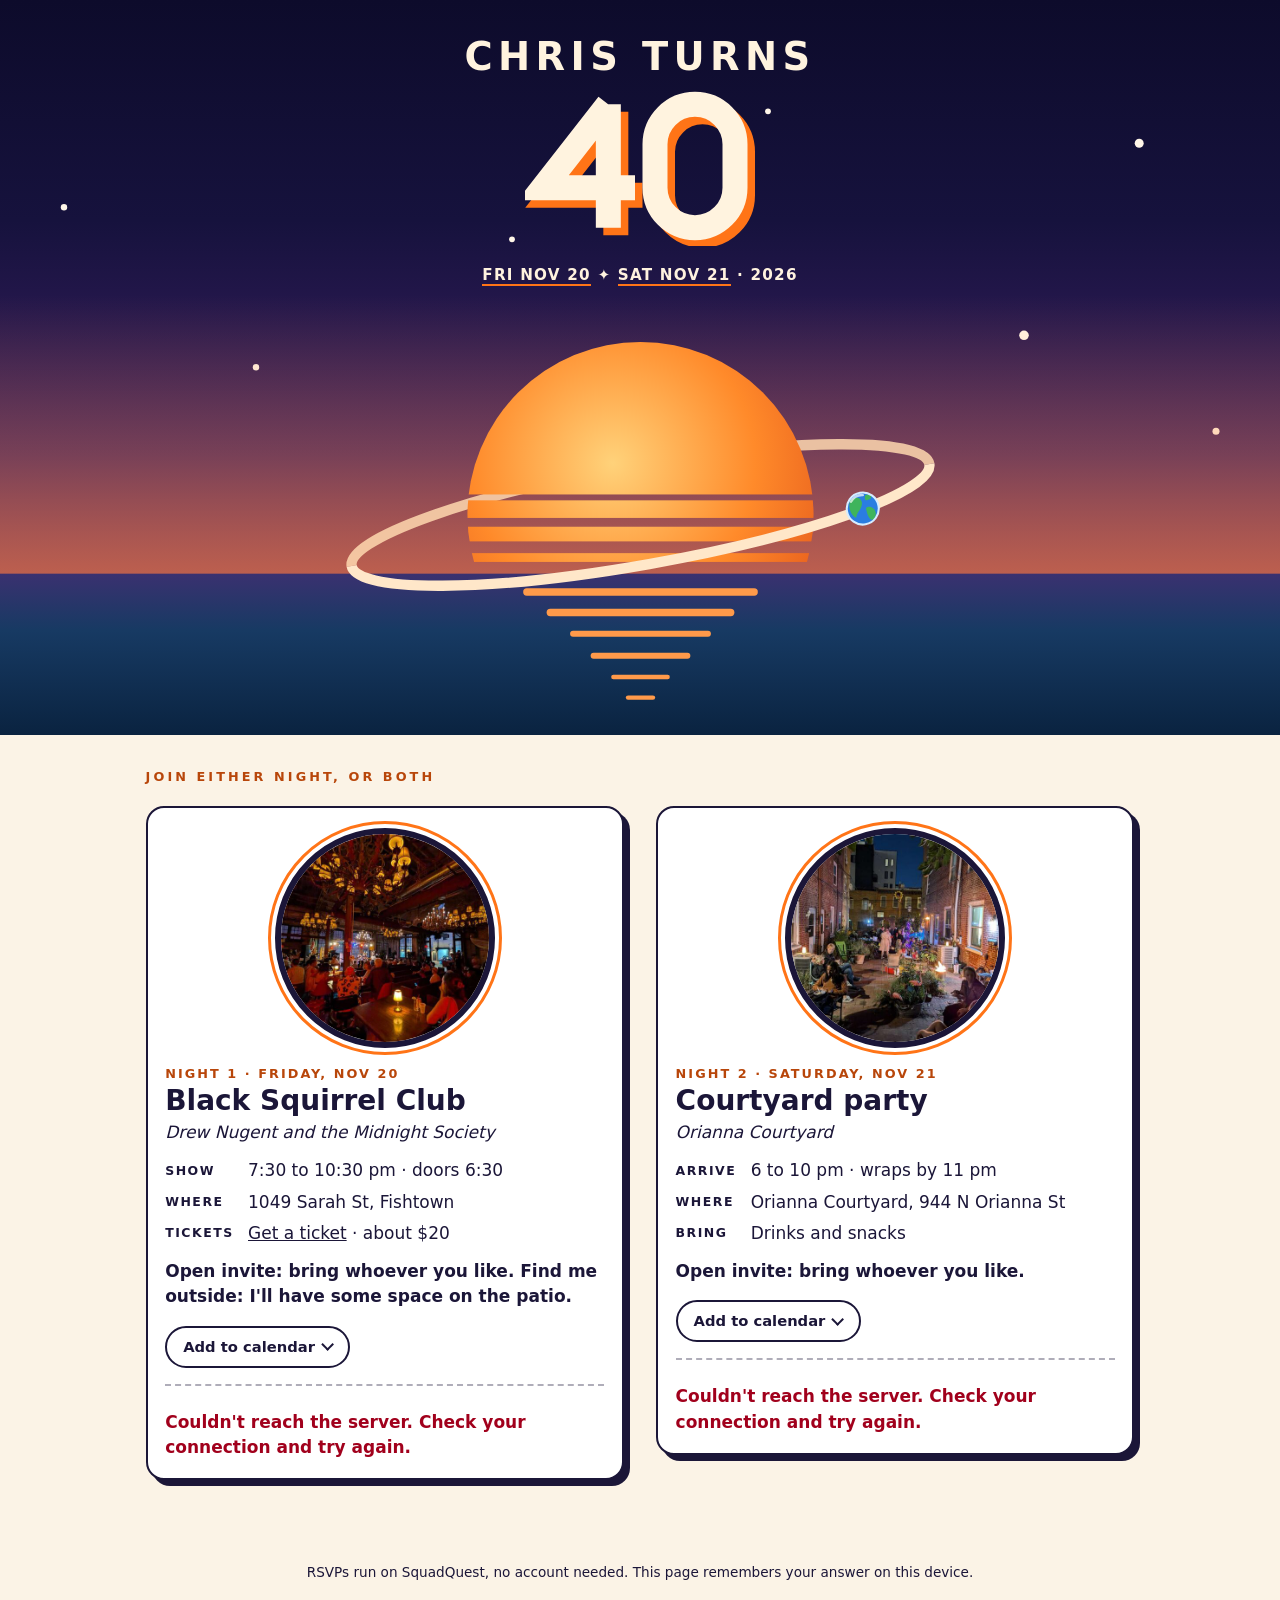
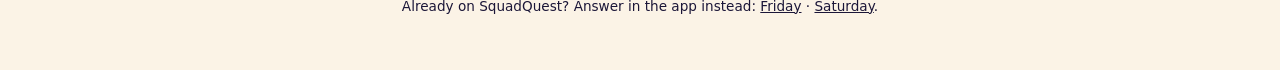
<file: index.html>
<!DOCTYPE html>
<html lang="en">
<head>
  <meta charset="utf-8">
  <meta name="viewport" content="width=device-width, initial-scale=1">
  <!-- ═══════════ CONFIG: the only values to fill in ═══════════ -->
  <script>
    window.FLYER_CONFIG = {
      API_BASE: "https://supabase.squadquest.app/functions/v1/guest-rsvp",                     // the guest-rsvp endpoint
      ANON_KEY: "",               // only if the server checks a JWT on every call
      FRIDAY_OPEN_LINK: "0ff192476e044a4cbb5e98d1a9a1658c29aacbb538ed4dd5aad0199eae500aaa",   // squadquest-axi guests open-link, Friday
      SATURDAY_OPEN_LINK: "676eb0d1b1284877bab4087da3ee7c08705075e2765c480db5ca184b356a101e",
      FRIDAY_EVENT_ID: "3ab2dd92-ab77-43c5-8bf6-d5faf8b7d4be",                              // optional: lets a guest answer even if the open link closes
      SATURDAY_EVENT_ID: "febd0d6b-f80e-4bd2-8451-0bedd6d7bbd4",
      PAGE_URL: "https://40.chrisrules.com",                         // also write it into the og: tags just below
      TIMEZONE: "America/New_York",
      EMBED_SRC: "squadquest-rsvp.js?v=f88ab939"
    };
  </script>
  <!-- /config -->
  <!-- guest links carry a token in the address: never send it to other sites -->
  <meta name="referrer" content="no-referrer">
  <meta name="robots" content="noindex">
  <meta name="theme-color" content="#16123d">
  <title>Chris turns 40</title>
  <meta name="description" content="Two nights for Chris's 40th: Friday November 20 at Black Squirrel Club, Saturday November 21 in the courtyard.">
  <meta property="og:type" content="website">
  <meta property="og:title" content="Chris turns 40">
  <meta property="og:description" content="Friday Nov 20 at Black Squirrel Club. Saturday Nov 21 in the courtyard. RSVP inside.">
  <meta property="og:url" content="https://40.chrisrules.com">
  <meta property="og:image" content="https://40.chrisrules.com/og.png">
  <meta property="og:image:width" content="1200">
  <meta property="og:image:height" content="630">
  <meta property="og:image:alt" content="Chris turns 40: a ringed orange sun setting over water. Fri Nov 20 and Sat Nov 21, 2026.">
  <meta name="twitter:card" content="summary_large_image">
  <meta name="twitter:title" content="Chris turns 40">
  <meta name="twitter:description" content="Friday Nov 20 at Black Squirrel Club. Saturday Nov 21 in the courtyard. RSVP inside.">
  <meta name="twitter:image" content="https://40.chrisrules.com/og.png">
  <link rel="icon" href="favicon.svg" type="image/svg+xml">
  <link rel="apple-touch-icon" href="apple-touch-icon.png">
  <link rel="stylesheet" href="style.css?v=457e07f4">
</head>
<body>
  <header class="hero">
    <svg class="stars" viewBox="0 0 400 600" preserveAspectRatio="xMidYMid slice" aria-hidden="true">
      <g fill="#fff6e8">
        <circle cx="30" cy="40" r="1.4"/><circle cx="88" cy="22" r="1"/><circle class="tw" cx="140" cy="70" r="1.8"/>
        <circle cx="210" cy="30" r="1.1"/><circle cx="262" cy="84" r="1.3"/><circle class="tw d2" cx="330" cy="36" r="1.9"/>
        <circle cx="372" cy="110" r="1"/><circle cx="52" cy="128" r="1.2"/><circle class="tw d3" cx="118" cy="180" r="1.5"/>
        <circle cx="300" cy="170" r="1"/><circle cx="356" cy="230" r="1.4"/><circle cx="20" cy="250" r="1"/>
        <circle class="tw d2" cx="190" cy="140" r="1.2"/><circle cx="240" cy="220" r="0.9"/><circle cx="80" cy="300" r="1"/>
        <circle cx="380" cy="320" r="1.1"/><circle class="tw" cx="320" cy="290" r="1.5"/><circle cx="160" cy="260" r="0.9"/>
      </g>
    </svg>
    <div class="hero-text">
      <h1>
        <span class="pre">Chris turns</span>
        <svg class="forty" viewBox="-4 -4 276 186" role="img" aria-label="40">
          <g fill="none" stroke-width="30" stroke-linejoin="miter">
            <g stroke="#ff7417" transform="translate(9 9)">
              <path d="M96 12 L18 112 H128 M96 12 V160"/><rect x="152" y="12" width="96" height="148" rx="48"/>
            </g>
            <g stroke="#fff3df">
              <path d="M96 12 L18 112 H128 M96 12 V160"/><rect x="152" y="12" width="96" height="148" rx="48"/>
            </g>
          </g>
        </svg>
      </h1>
      <p class="dates"><a href="#friday">Fri Nov 20</a> <span aria-hidden="true">✦</span> <a href="#saturday">Sat Nov 21</a> · 2026</p>
      <p class="hello" data-hello hidden></p>
    </div>
    <svg class="scene" viewBox="0 0 800 300" preserveAspectRatio="xMidYMin slice" aria-hidden="true">
      <defs>
        <linearGradient id="glow" x1="0" y1="0" x2="0" y2="1">
          <stop offset="0" stop-color="#ff8a3d" stop-opacity="0"/><stop offset="1" stop-color="#ff8a3d" stop-opacity=".55"/>
        </linearGradient>
        <radialGradient id="sun" cx=".42" cy=".35" r=".75">
          <stop offset="0" stop-color="#ffd27a"/><stop offset=".55" stop-color="#ff8a2a"/><stop offset="1" stop-color="#e2541a"/>
        </radialGradient>
        <linearGradient id="sea" x1="0" y1="0" x2="0" y2="1">
          <stop offset="0" stop-color="#3a3170"/><stop offset=".35" stop-color="#173a63"/><stop offset="1" stop-color="#0a2340"/>
        </linearGradient>
        <mask id="bands">
          <rect width="800" height="300" fill="#fff"/>
          <g fill="#000"><rect y="136" width="800" height="4"/><rect y="152" width="800" height="6"/><rect y="168" width="800" height="8"/><rect y="182" width="800" height="9"/></g>
        </mask>
        <clipPath id="back"><rect x="0" y="0" width="800" height="150"/></clipPath>
        <clipPath id="front"><rect x="0" y="150" width="800" height="150"/></clipPath>
        <clipPath id="earth-clip"><circle r="10"/></clipPath>
        <symbol id="earth" viewBox="-11 -11 22 22" overflow="visible">
          <circle r="10" fill="#2a7de1"/>
          <g clip-path="url(#earth-clip)" fill="#3fb45c">
            <path d="M-7-6C-4-9 1-7 0-3S-4 1-5 5C-8 3-9-2-7-6Z"/><path d="M2 0C5-2 9 2 7 6S2 8 2 0Z"/><path d="M3-8C6-9 8-6 5-5S2-6 3-8Z"/>
          </g>
          <circle r="10" fill="none" stroke="#d6ecff" stroke-width="1.3"/>
          <path d="M-6.5-5.5A8 8 0 0 1 1.5-8.3" stroke="#fff" stroke-width="1.5" fill="none" stroke-linecap="round" opacity=".7"/>
        </symbol>
      </defs>
      <rect x="-2000" width="4800" height="192" fill="url(#glow)"/>
      <g transform="rotate(-10 400 150)"><ellipse clip-path="url(#back)" cx="400" cy="150" rx="200" ry="34" fill="none" stroke="#ffd9b0" stroke-width="7" opacity=".85"/></g>
            <g transform="rotate(-10 400 150)"><g clip-path="url(#back)"><g class="ex"><g class="ey"><use class="earth" href="#earth" x="388" y="138" width="24" height="24"/></g></g></g></g>
      <circle cx="400" cy="150" r="118" fill="url(#sun)" mask="url(#bands)"/>
      <rect x="-2000" y="190" width="4800" height="110" fill="url(#sea)"/>
      <g class="reflect" fill="#ff9a4a">
        <rect x="320" y="200" width="160" height="5" rx="2.5"/><rect class="w2" x="336" y="214" width="128" height="5" rx="2.5"/>
        <rect x="352" y="229" width="96" height="4" rx="2"/><rect class="w2" x="366" y="244" width="68" height="4" rx="2"/>
        <rect x="380" y="259" width="40" height="3" rx="1.5"/><rect class="w2" x="390" y="273" width="20" height="3" rx="1.5"/>
      </g>
      <g transform="rotate(-10 400 150)"><ellipse clip-path="url(#front)" cx="400" cy="150" rx="200" ry="34" fill="none" stroke="#ffe7c9" stroke-width="7"/></g>
      <g transform="rotate(-10 400 150)"><g clip-path="url(#front)"><g class="ex"><g class="ey"><use class="earth" href="#earth" x="388" y="138" width="24" height="24"/></g></g></g></g>
    </svg>
  </header>

  <main>
    <h2 class="section-title">Join either night, or both</h2>
    <ol class="itinerary">
      <li>
        <section class="night" data-night="friday" id="friday" aria-labelledby="fri-h">
          <figure class="porthole"><img src="photos/friday.jpg" width="480" height="480" alt="Inside Black Squirrel Club at night: a full room under big amber chandeliers, with a band on the far stage."></figure>
          <p class="stop">Night 1 · Friday, Nov 20</p>
          <h3 id="fri-h">Black Squirrel Club</h3>
          <p class="sub">Drew Nugent and the Midnight Society</p>
          <dl class="facts">
            <dt>Show</dt><dd>7:30 to 10:30 pm · doors 6:30</dd>
            <dt>Where</dt><dd>1049 Sarah St, Fishtown</dd>
            <dt>Tickets</dt><dd><a href="https://events.ticketleap.com/tickets/blacksquirrelclub/drew-nugent-the-midnight-society-1695115027" rel="noopener">Get a ticket</a> · about $20</dd>
          </dl>
          <p class="note">Open invite: bring whoever you like. Find me outside: I'll have some space on the patio.</p>
          <details class="cal"><summary class="cal-toggle">Add to calendar</summary><div class="cal-menu"><a class="cal-opt" href="friday.ics">Apple Calendar</a><a class="cal-opt" href="https://calendar.google.com/calendar/render?action=TEMPLATE&amp;text=Chris%20turns%2040%3A%20Drew%20Nugent%20and%20the%20Midnight%20Society&amp;dates=20261121T003000Z/20261121T033000Z&amp;location=Black%20Squirrel%20Club%2C%201049%20Sarah%20St%2C%20Philadelphia%2C%20PA&amp;details=Doors%206%3A30%20pm%2C%20music%207%3A30%20to%2010%3A30%20pm.%20Tickets%20about%20%2420.%20Details%20and%20RSVP%3A%20https%3A//40.chrisrules.com" target="_blank" rel="noopener">Google Calendar</a><a class="cal-opt" href="friday.ics">Outlook or other</a></div></details>
          <div class="rsvp" data-rsvp><p>RSVP opens here soon. Until then, text Chris.</p></div>
        </section>
      </li>
      <li>
        <section class="night" data-night="saturday" id="saturday" aria-labelledby="sat-h">
          <figure class="porthole"><img src="photos/saturday.jpg" width="480" height="480" alt="A brick courtyard after dark: friends in lawn chairs around a small fire, with plants and colored lights."></figure>
          <p class="stop">Night 2 · Saturday, Nov 21</p>
          <h3 id="sat-h">Courtyard party</h3>
          <p class="sub">Orianna Courtyard</p>
          <dl class="facts">
            <dt>Arrive</dt><dd>6 to 10 pm · wraps by 11 pm</dd>
            <dt>Where</dt><dd>Orianna Courtyard, 944 N Orianna St</dd>
            <dt>Bring</dt><dd>Drinks and snacks</dd>
          </dl>
          <p class="note">Open invite: bring whoever you like.</p>
          <details class="cal"><summary class="cal-toggle">Add to calendar</summary><div class="cal-menu"><a class="cal-opt" href="saturday.ics">Apple Calendar</a><a class="cal-opt" href="https://calendar.google.com/calendar/render?action=TEMPLATE&amp;text=Chris%20turns%2040%3A%20courtyard%20party&amp;dates=20261121T230000Z/20261122T040000Z&amp;location=Orianna%20Courtyard%2C%20944%20N%20Orianna%20St%2C%20Philadelphia%2C%20PA&amp;details=Arrive%20any%20time%20from%206%20to%2010%20pm.%20Wraps%20by%2011.%20Bring%20drinks%20and%20snacks.%20Details%20and%20RSVP%3A%20https%3A//40.chrisrules.com" target="_blank" rel="noopener">Google Calendar</a><a class="cal-opt" href="saturday.ics">Outlook or other</a></div></details>
          <div class="rsvp" data-rsvp><p>RSVP opens here soon. Until then, text Chris.</p></div>
        </section>
      </li>
    </ol>
  </main>

  <footer>
    <p>RSVPs run on SquadQuest, no account needed. This page remembers your answer on this device.</p>
    <p>Already on SquadQuest? Answer in the app instead: <a href="https://squadquest.app/events/3ab2dd92-ab77-43c5-8bf6-d5faf8b7d4be">Friday</a> · <a href="https://squadquest.app/events/febd0d6b-f80e-4bd2-8451-0bedd6d7bbd4">Saturday</a>.</p>
  </footer>
  <script src="shared/flyer-core.js?v=a40c8433" defer></script>
</body>
</html>
</file>
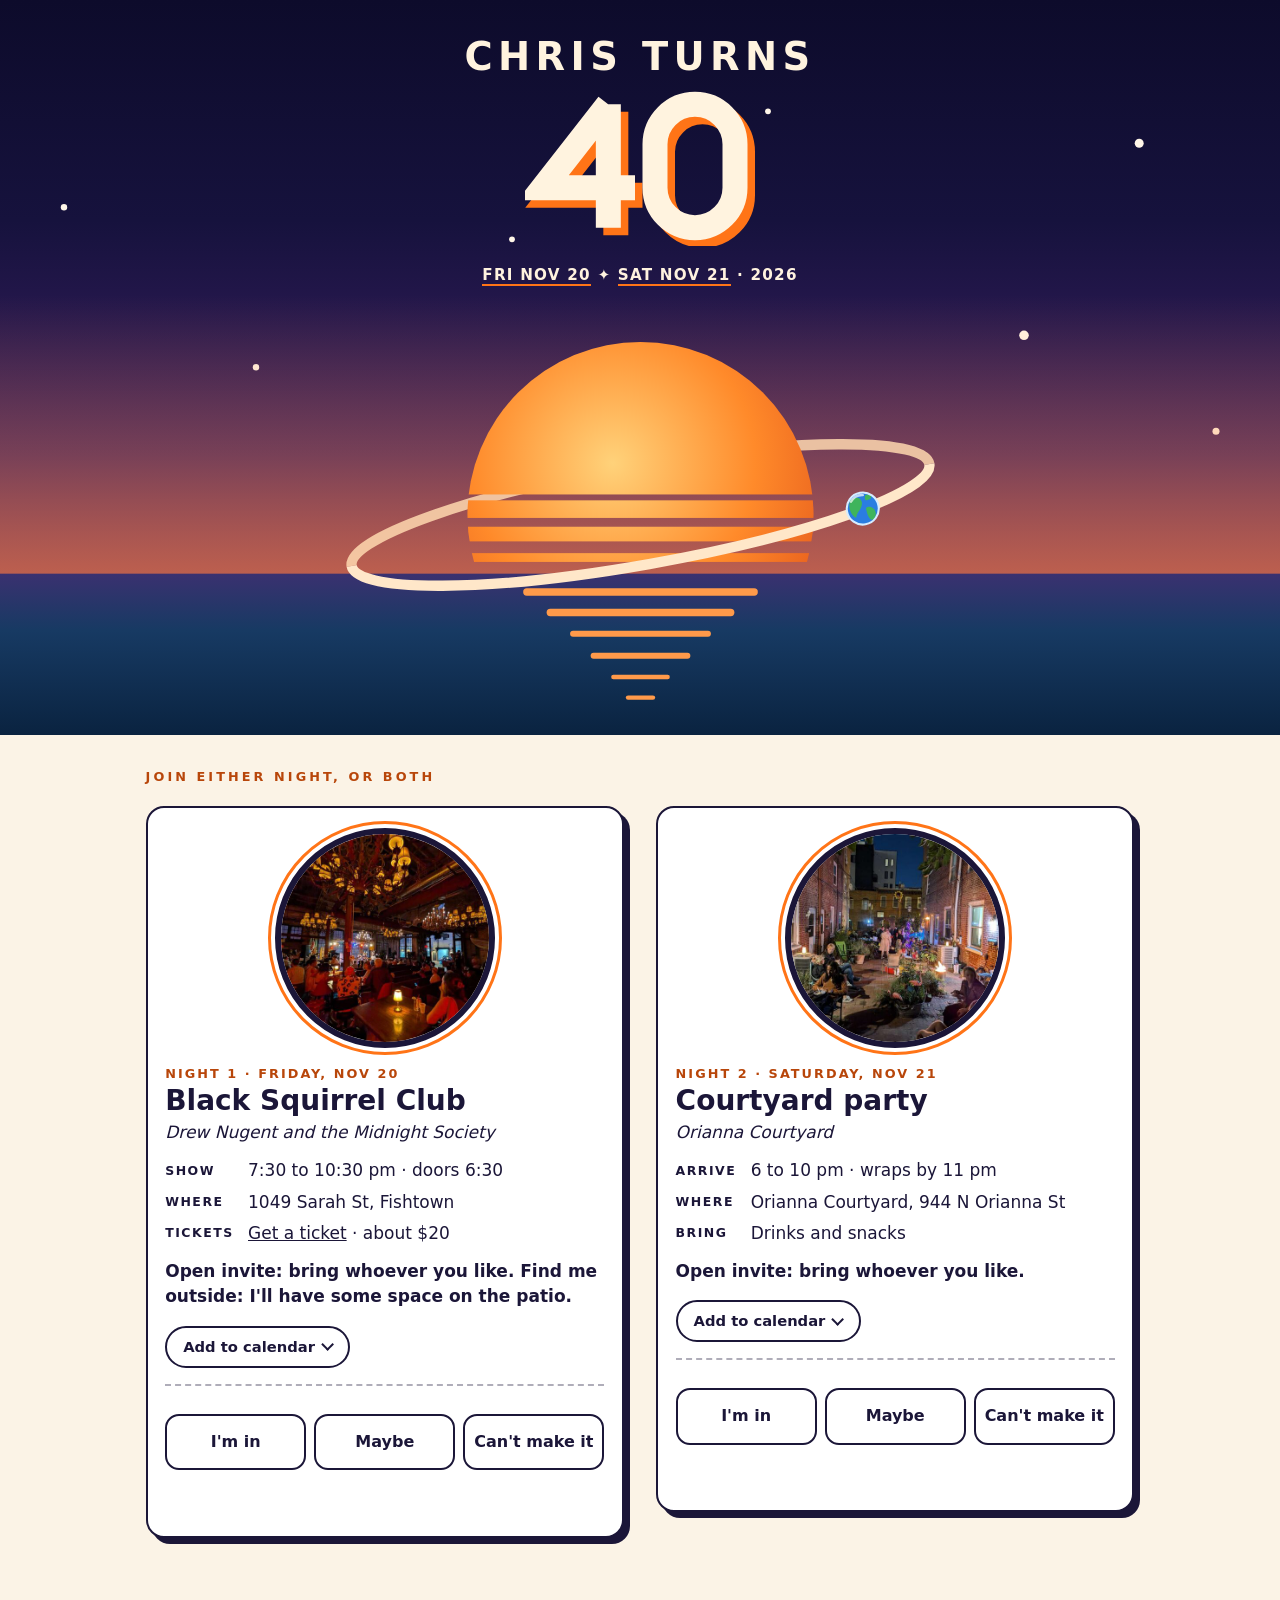
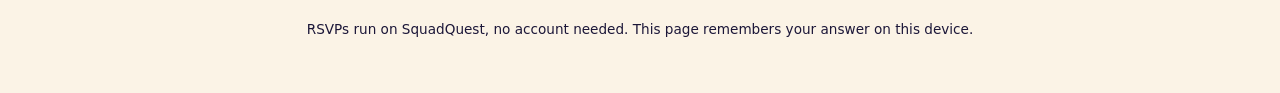
<file: preview.html>
<!DOCTYPE html>
<html lang="en">
<head>
  <meta charset="utf-8">
  <meta name="viewport" content="width=device-width, initial-scale=1">
  <!-- ═══════════ CONFIG: the only values to fill in ═══════════ -->
  <script>
    window.FLYER_CONFIG = {
      API_BASE: "__API_BASE_URL__",                     // the guest-rsvp endpoint
      ANON_KEY: "__ANON_KEY_IF_NEEDED__",               // only if the server checks a JWT on every call
      FRIDAY_OPEN_LINK: "__FRIDAY_OPEN_LINK_TOKEN__",   // squadquest-axi guests open-link, Friday
      SATURDAY_OPEN_LINK: "__SATURDAY_OPEN_LINK_TOKEN__",
      FRIDAY_EVENT_ID: "",                              // optional: lets a guest answer even if the open link closes
      SATURDAY_EVENT_ID: "",
      PAGE_URL: "https://40.chrisrules.com",                         // also write it into the og: tags just below
      TIMEZONE: "America/New_York",
      EMBED_SRC: "squadquest-rsvp.js?v=f88ab939"
    };
  </script>
  <!-- /config -->
  <script src="shared/preview-stub.js?v=73ae4f95"></script>
  <!-- guest links carry a token in the address: never send it to other sites -->
  <meta name="referrer" content="no-referrer">
  <meta name="robots" content="noindex">
  <meta name="theme-color" content="#16123d">
  <title>Chris turns 40</title>
  <meta name="description" content="Two nights for Chris's 40th: Friday November 20 at Black Squirrel Club, Saturday November 21 in the courtyard.">
  <meta property="og:type" content="website">
  <meta property="og:title" content="Chris turns 40">
  <meta property="og:description" content="Friday Nov 20 at Black Squirrel Club. Saturday Nov 21 in the courtyard. RSVP inside.">
  <meta property="og:url" content="https://40.chrisrules.com">
  <meta property="og:image" content="https://40.chrisrules.com/og.png">
  <meta property="og:image:width" content="1200">
  <meta property="og:image:height" content="630">
  <meta property="og:image:alt" content="Chris turns 40: a ringed orange sun setting over water. Fri Nov 20 and Sat Nov 21, 2026.">
  <meta name="twitter:card" content="summary_large_image">
  <meta name="twitter:title" content="Chris turns 40">
  <meta name="twitter:description" content="Friday Nov 20 at Black Squirrel Club. Saturday Nov 21 in the courtyard. RSVP inside.">
  <meta name="twitter:image" content="https://40.chrisrules.com/og.png">
  <link rel="icon" href="favicon.svg" type="image/svg+xml">
  <link rel="apple-touch-icon" href="apple-touch-icon.png">
  <link rel="stylesheet" href="style.css?v=457e07f4">
</head>
<body>
  <header class="hero">
    <svg class="stars" viewBox="0 0 400 600" preserveAspectRatio="xMidYMid slice" aria-hidden="true">
      <g fill="#fff6e8">
        <circle cx="30" cy="40" r="1.4"/><circle cx="88" cy="22" r="1"/><circle class="tw" cx="140" cy="70" r="1.8"/>
        <circle cx="210" cy="30" r="1.1"/><circle cx="262" cy="84" r="1.3"/><circle class="tw d2" cx="330" cy="36" r="1.9"/>
        <circle cx="372" cy="110" r="1"/><circle cx="52" cy="128" r="1.2"/><circle class="tw d3" cx="118" cy="180" r="1.5"/>
        <circle cx="300" cy="170" r="1"/><circle cx="356" cy="230" r="1.4"/><circle cx="20" cy="250" r="1"/>
        <circle class="tw d2" cx="190" cy="140" r="1.2"/><circle cx="240" cy="220" r="0.9"/><circle cx="80" cy="300" r="1"/>
        <circle cx="380" cy="320" r="1.1"/><circle class="tw" cx="320" cy="290" r="1.5"/><circle cx="160" cy="260" r="0.9"/>
      </g>
    </svg>
    <div class="hero-text">
      <h1>
        <span class="pre">Chris turns</span>
        <svg class="forty" viewBox="-4 -4 276 186" role="img" aria-label="40">
          <g fill="none" stroke-width="30" stroke-linejoin="miter">
            <g stroke="#ff7417" transform="translate(9 9)">
              <path d="M96 12 L18 112 H128 M96 12 V160"/><rect x="152" y="12" width="96" height="148" rx="48"/>
            </g>
            <g stroke="#fff3df">
              <path d="M96 12 L18 112 H128 M96 12 V160"/><rect x="152" y="12" width="96" height="148" rx="48"/>
            </g>
          </g>
        </svg>
      </h1>
      <p class="dates"><a href="#friday">Fri Nov 20</a> <span aria-hidden="true">✦</span> <a href="#saturday">Sat Nov 21</a> · 2026</p>
      <p class="hello" data-hello hidden></p>
    </div>
    <svg class="scene" viewBox="0 0 800 300" preserveAspectRatio="xMidYMin slice" aria-hidden="true">
      <defs>
        <linearGradient id="glow" x1="0" y1="0" x2="0" y2="1">
          <stop offset="0" stop-color="#ff8a3d" stop-opacity="0"/><stop offset="1" stop-color="#ff8a3d" stop-opacity=".55"/>
        </linearGradient>
        <radialGradient id="sun" cx=".42" cy=".35" r=".75">
          <stop offset="0" stop-color="#ffd27a"/><stop offset=".55" stop-color="#ff8a2a"/><stop offset="1" stop-color="#e2541a"/>
        </radialGradient>
        <linearGradient id="sea" x1="0" y1="0" x2="0" y2="1">
          <stop offset="0" stop-color="#3a3170"/><stop offset=".35" stop-color="#173a63"/><stop offset="1" stop-color="#0a2340"/>
        </linearGradient>
        <mask id="bands">
          <rect width="800" height="300" fill="#fff"/>
          <g fill="#000"><rect y="136" width="800" height="4"/><rect y="152" width="800" height="6"/><rect y="168" width="800" height="8"/><rect y="182" width="800" height="9"/></g>
        </mask>
        <clipPath id="back"><rect x="0" y="0" width="800" height="150"/></clipPath>
        <clipPath id="front"><rect x="0" y="150" width="800" height="150"/></clipPath>
        <clipPath id="earth-clip"><circle r="10"/></clipPath>
        <symbol id="earth" viewBox="-11 -11 22 22" overflow="visible">
          <circle r="10" fill="#2a7de1"/>
          <g clip-path="url(#earth-clip)" fill="#3fb45c">
            <path d="M-7-6C-4-9 1-7 0-3S-4 1-5 5C-8 3-9-2-7-6Z"/><path d="M2 0C5-2 9 2 7 6S2 8 2 0Z"/><path d="M3-8C6-9 8-6 5-5S2-6 3-8Z"/>
          </g>
          <circle r="10" fill="none" stroke="#d6ecff" stroke-width="1.3"/>
          <path d="M-6.5-5.5A8 8 0 0 1 1.5-8.3" stroke="#fff" stroke-width="1.5" fill="none" stroke-linecap="round" opacity=".7"/>
        </symbol>
      </defs>
      <rect x="-2000" width="4800" height="192" fill="url(#glow)"/>
      <g transform="rotate(-10 400 150)"><ellipse clip-path="url(#back)" cx="400" cy="150" rx="200" ry="34" fill="none" stroke="#ffd9b0" stroke-width="7" opacity=".85"/></g>
            <g transform="rotate(-10 400 150)"><g clip-path="url(#back)"><g class="ex"><g class="ey"><use class="earth" href="#earth" x="388" y="138" width="24" height="24"/></g></g></g></g>
      <circle cx="400" cy="150" r="118" fill="url(#sun)" mask="url(#bands)"/>
      <rect x="-2000" y="190" width="4800" height="110" fill="url(#sea)"/>
      <g class="reflect" fill="#ff9a4a">
        <rect x="320" y="200" width="160" height="5" rx="2.5"/><rect class="w2" x="336" y="214" width="128" height="5" rx="2.5"/>
        <rect x="352" y="229" width="96" height="4" rx="2"/><rect class="w2" x="366" y="244" width="68" height="4" rx="2"/>
        <rect x="380" y="259" width="40" height="3" rx="1.5"/><rect class="w2" x="390" y="273" width="20" height="3" rx="1.5"/>
      </g>
      <g transform="rotate(-10 400 150)"><ellipse clip-path="url(#front)" cx="400" cy="150" rx="200" ry="34" fill="none" stroke="#ffe7c9" stroke-width="7"/></g>
      <g transform="rotate(-10 400 150)"><g clip-path="url(#front)"><g class="ex"><g class="ey"><use class="earth" href="#earth" x="388" y="138" width="24" height="24"/></g></g></g></g>
    </svg>
  </header>

  <main>
    <h2 class="section-title">Join either night, or both</h2>
    <ol class="itinerary">
      <li>
        <section class="night" data-night="friday" id="friday" aria-labelledby="fri-h">
          <figure class="porthole"><img src="photos/friday.jpg" width="480" height="480" alt="Inside Black Squirrel Club at night: a full room under big amber chandeliers, with a band on the far stage."></figure>
          <p class="stop">Night 1 · Friday, Nov 20</p>
          <h3 id="fri-h">Black Squirrel Club</h3>
          <p class="sub">Drew Nugent and the Midnight Society</p>
          <dl class="facts">
            <dt>Show</dt><dd>7:30 to 10:30 pm · doors 6:30</dd>
            <dt>Where</dt><dd>1049 Sarah St, Fishtown</dd>
            <dt>Tickets</dt><dd><a href="https://events.ticketleap.com/tickets/blacksquirrelclub/drew-nugent-the-midnight-society-1695115027" rel="noopener">Get a ticket</a> · about $20</dd>
          </dl>
          <p class="note">Open invite: bring whoever you like. Find me outside: I'll have some space on the patio.</p>
          <details class="cal"><summary class="cal-toggle">Add to calendar</summary><div class="cal-menu"><a class="cal-opt" href="friday.ics">Apple Calendar</a><a class="cal-opt" href="https://calendar.google.com/calendar/render?action=TEMPLATE&amp;text=Chris%20turns%2040%3A%20Drew%20Nugent%20and%20the%20Midnight%20Society&amp;dates=20261121T003000Z/20261121T033000Z&amp;location=Black%20Squirrel%20Club%2C%201049%20Sarah%20St%2C%20Philadelphia%2C%20PA&amp;details=Doors%206%3A30%20pm%2C%20music%207%3A30%20to%2010%3A30%20pm.%20Tickets%20about%20%2420.%20Details%20and%20RSVP%3A%20https%3A//40.chrisrules.com" target="_blank" rel="noopener">Google Calendar</a><a class="cal-opt" href="friday.ics">Outlook or other</a></div></details>
          <div class="rsvp" data-rsvp><p>RSVP opens here soon. Until then, text Chris.</p></div>
        </section>
      </li>
      <li>
        <section class="night" data-night="saturday" id="saturday" aria-labelledby="sat-h">
          <figure class="porthole"><img src="photos/saturday.jpg" width="480" height="480" alt="A brick courtyard after dark: friends in lawn chairs around a small fire, with plants and colored lights."></figure>
          <p class="stop">Night 2 · Saturday, Nov 21</p>
          <h3 id="sat-h">Courtyard party</h3>
          <p class="sub">Orianna Courtyard</p>
          <dl class="facts">
            <dt>Arrive</dt><dd>6 to 10 pm · wraps by 11 pm</dd>
            <dt>Where</dt><dd>Orianna Courtyard, 944 N Orianna St</dd>
            <dt>Bring</dt><dd>Drinks and snacks</dd>
          </dl>
          <p class="note">Open invite: bring whoever you like.</p>
          <details class="cal"><summary class="cal-toggle">Add to calendar</summary><div class="cal-menu"><a class="cal-opt" href="saturday.ics">Apple Calendar</a><a class="cal-opt" href="https://calendar.google.com/calendar/render?action=TEMPLATE&amp;text=Chris%20turns%2040%3A%20courtyard%20party&amp;dates=20261121T230000Z/20261122T040000Z&amp;location=Orianna%20Courtyard%2C%20944%20N%20Orianna%20St%2C%20Philadelphia%2C%20PA&amp;details=Arrive%20any%20time%20from%206%20to%2010%20pm.%20Wraps%20by%2011.%20Bring%20drinks%20and%20snacks.%20Details%20and%20RSVP%3A%20https%3A//40.chrisrules.com" target="_blank" rel="noopener">Google Calendar</a><a class="cal-opt" href="saturday.ics">Outlook or other</a></div></details>
          <div class="rsvp" data-rsvp><p>RSVP opens here soon. Until then, text Chris.</p></div>
        </section>
      </li>
    </ol>
  </main>

  <footer>
    <p>RSVPs run on SquadQuest, no account needed. This page remembers your answer on this device.</p>
  </footer>
  <script src="shared/flyer-core.js?v=a40c8433" defer></script>
</body>
</html>
</file>
<file: style.css>
/* Concept A: Orbit 40, a retro space-travel poster at dusk */
:root {
  --night: #16123d;
  --dusk: #3b1f63;
  --cream: #fff3df;
  --paper: #fbf3e6;
  --ink: #1b1638;
  --orange: #ff7417;
  --orange-ink: #b8460a; /* orange dark enough for text on paper: AA */
  --sea: #173a63;
  color-scheme: light;
}
* { box-sizing: border-box; }
html { -webkit-text-size-adjust: 100%; }
body {
  margin: 0;
  font: 17px/1.5 "Avenir Next", Avenir, "Century Gothic", "Segoe UI", system-ui, sans-serif;
  color: var(--ink);
  background: var(--paper);
}
a { color: inherit; }
:focus-visible { outline: 3px solid var(--orange); outline-offset: 3px; }

/* hero */
.hero {
  position: relative;
  overflow: hidden;
  color: var(--cream);
  background: linear-gradient(180deg, #0d0b2b 0%, var(--night) 30%, var(--dusk) 62%, #8c3463 88%, #d8603f 100%);
  padding-top: 2.25rem;
}
.stars { position: absolute; inset: 0; width: 100%; height: 100%; }
.hero-text { position: relative; text-align: center; padding: 0 1.25rem; }
.eyebrow {
  margin: 0;
  font-size: .78rem;
  font-weight: 700;
  letter-spacing: .22em;
  text-transform: uppercase;
  opacity: .92;
}
h1 { margin: .9rem 0 0; line-height: 1; font-weight: 800; }
h1 .pre {
  display: block;
  font-size: clamp(1.5rem, 7vw, 2.4rem);
  letter-spacing: .14em;
  text-transform: uppercase;
}
.forty { display: block; width: min(68vw, 300px); height: auto; margin: .9rem auto 0; }
.dates {
  margin: 1.1rem 0 0;
  font-weight: 700;
  letter-spacing: .08em;
  text-transform: uppercase;
  font-size: .95rem;
}
.dates a { text-decoration: none; border-bottom: 2px solid var(--orange); }
.hello { margin: .9rem auto 0; max-width: 24rem; font-size: 1.05rem; font-weight: 600; }
.not-me { font: inherit; font-weight: 400; color: inherit; background: none; border: 0; padding: 0; text-decoration: underline; cursor: pointer; }
.scene { position: relative; display: block; width: 100%; height: clamp(230px, 34vw, 360px); margin-top: .5rem; }

/* itinerary */
main { max-width: 36rem; margin: 0 auto; padding: 2rem 1.1rem 1rem; }
.section-title {
  margin: 0 0 1.25rem;
  font-size: .8rem;
  letter-spacing: .24em;
  text-transform: uppercase;
  color: var(--orange-ink);
}
.itinerary { list-style: none; margin: 0; padding: 0 0 0 1.6rem; position: relative; }
.itinerary::before { /* the orbit line */
  content: "";
  position: absolute;
  left: .45rem;
  top: .6rem;
  bottom: 2rem;
  border-left: 3px dotted var(--orange);
}
.itinerary > li { position: relative; margin-bottom: 2.25rem; }
.itinerary > li::before { /* a small planet per stop */
  content: "";
  position: absolute;
  left: -1.6rem;
  top: .2rem;
  width: 1.2rem;
  height: 1.2rem;
  border-radius: 50%;
  background: radial-gradient(circle at 35% 35%, #ffd27a, var(--orange) 60%, #c94a12);
  box-shadow: 0 0 0 4px var(--paper);
}
.night {
  background: #fff;
  border: 2px solid var(--ink);
  border-radius: 18px;
  padding: 1.25rem 1.1rem 1.1rem;
  box-shadow: 6px 6px 0 var(--ink);
}
.night.is-target { box-shadow: 6px 6px 0 var(--orange); }
.porthole {
  margin: 0 auto 1rem;
  width: 62%;
  max-width: 220px;
  aspect-ratio: 1;
  border-radius: 50%;
  overflow: hidden;
  border: 6px solid var(--ink);
  outline: 3px solid var(--orange);
  outline-offset: 4px;
}
.porthole img { width: 100%; height: 100%; object-fit: cover; display: block; }
.stop {
  margin: 0;
  font-size: .8rem;
  font-weight: 800;
  letter-spacing: .16em;
  text-transform: uppercase;
  color: var(--orange-ink);
}
.night h3 { margin: .2rem 0 0; font-size: 1.75rem; line-height: 1.1; font-weight: 800; }
.sub { margin: .2rem 0 .8rem; font-style: italic; }
.facts { display: grid; grid-template-columns: auto 1fr; gap: .35rem .9rem; margin: 0 0 .8rem; }
.facts dt { font-weight: 800; font-size: .78rem; letter-spacing: .12em; text-transform: uppercase; padding-top: .2rem; }
.facts dd { margin: 0; }
.note { margin: 0 0 1rem; font-weight: 600; }
.rsvp { border-top: 2px dashed rgba(27, 22, 56, .35); padding-top: 1rem; }
.rsvp-loading { margin: 0; opacity: .8; }

/* the embed, restyled: the night above already says what and where */
.night .sqr-card { border: 0; padding: 0; background: none; }
.night .sqr-banner, .night .sqr-title, .night .sqr-when, .night .sqr-where, .night .sqr-notes { display: none; }
.sqr-answers { gap: .5rem; }
.sqr-answer {
  min-height: 3.4rem;
  border: 2px solid var(--ink) !important;
  border-radius: 14px !important;
  background: #fff !important;
  color: var(--ink) !important;
  font-weight: 800;
  font-size: 1rem !important;
}
.sqr-answer[aria-pressed="true"] { background: var(--orange) !important; color: var(--ink) !important; box-shadow: 0 0 0 3px var(--ink); }
.sqr-field label { font-weight: 700; font-size: .9rem; }
.sqr-field input { border: 2px solid var(--ink) !important; border-radius: 12px !important; background: #fffaf2; }
.sqr-greeting { font-size: 1rem !important; margin-bottom: .25rem !important; }
.sqr-status { color: var(--ink); }
.sqr-error { color: #a1001c !important; }
.sqr-join { opacity: 1 !important; font-size: .92rem !important; margin-top: .5rem !important; }

footer { text-align: center; padding: 1rem 1.25rem 2.5rem; font-size: .85rem; }

/* motion: a slow twinkle and a lazy wave, both off when asked */
@media (prefers-reduced-motion: no-preference) {
  .tw { animation: twinkle 3.6s ease-in-out infinite; }
  .tw.d2 { animation-delay: 1.2s; }
  .tw.d3 { animation-delay: 2.3s; }
  .reflect rect { animation: sway 6s ease-in-out infinite alternate; }
  .reflect .w2 { animation-delay: -3s; }
}
@keyframes twinkle { 50% { opacity: .2; } }
@keyframes sway { from { transform: translateX(-6px); } to { transform: translateX(6px); } }

@media (min-width: 900px) {
  main { max-width: 64rem; }
  .itinerary { display: grid; grid-template-columns: 1fr 1fr; gap: 2rem; padding: 0; }
  .itinerary::before, .itinerary > li::before { display: none; }
}

/* Earth on the ring: two synced copies, one clipped to the back half (behind
   the sun), one to the front. Resting spot, used under reduced motion: front right */
.ex { transform: translateX(150px); }
.ey { transform: translateY(22px); }
@media (prefers-reduced-motion: no-preference) {
  .ex { animation: a-ex 16s ease-in-out infinite alternate; }
  .ey { animation: a-ey 16s ease-in-out -8s infinite alternate; }
}
@keyframes a-ex { from { transform: translateX(-200px); } to { transform: translateX(200px); } }
@keyframes a-ey { from { transform: translateY(-34px); } to { transform: translateY(34px); } }

/* the one-time step */
.sqr-step { border: 2px solid var(--ink) !important; border-radius: 14px !important; background: #fffaf2; }
.sqr-submit { background: var(--ink) !important; color: var(--cream) !important; border-color: var(--ink) !important; border-radius: 14px !important; }
.sqr-answer[aria-pressed="true"]::before { content: "\2713\00a0"; } /* a cue that is not only colour */

/* notes */
.sqr-note { margin-top: .6rem; }
.sqr-note-add { font-weight: 700 !important; min-height: 44px; text-decoration-thickness: 2px !important; text-underline-offset: 4px; }
.sqr-note-text { background: #fff6ea; border-left: 4px solid var(--orange); border-radius: 6px; padding: .6rem .75rem; }
.sqr-note-text .sqr-link { font-weight: 700; margin-left: .25rem; min-height: 32px; }
.sqr-note-label { font-weight: 800 !important; font-size: .78rem; letter-spacing: .12em; text-transform: uppercase; }
.sqr-note-form { background: #fffaf2; border: 2px solid var(--ink); border-radius: 14px; padding: .8rem; }
.sqr-note-count { color: #4a4566; opacity: 1 !important; }
.sqr-note-status { font-weight: 600; }
.sqr-step .sqr-field input, .sqr-note-form .sqr-field input { width: 100%; }

/* three equal buttons at any width, even with the check mark */
.sqr-answers { grid-template-columns: repeat(3, minmax(0, 1fr)) !important; }
.sqr-answer { padding-inline: .3rem !important; }
@media (max-width: 360px) {
  .itinerary { padding-left: 1.2rem; }
  .itinerary > li::before { left: -1.25rem; width: 1rem; height: 1rem; }
  .itinerary::before { left: .35rem; }
  .night { padding: 1rem .85rem .9rem; box-shadow: 4px 4px 0 var(--ink); }
  .sqr-answer { font-size: .92rem !important; }
  .sqr-answer[aria-pressed="true"]::before { display: block; content: "\2713"; }
}
/* desktop: show the whole sea under the planet */
@media (min-width: 900px) {
  .hero { padding-top: 1.5rem; }
  .forty { width: 230px; }
  /* never wider than the height can show whole; sky and sea paint past the edges */
  .scene { height: 440px; width: min(100%, 1173px); margin-inline: auto; overflow: visible; }
}

/* plus-ones stepper */
.sqr-plus { margin-top: .9rem !important; padding: .6rem .75rem; border: 2px dashed rgba(27, 22, 56, .35); border-radius: 14px; }
.sqr-plus-q { font-weight: 800 !important; font-size: .78rem; letter-spacing: .12em; text-transform: uppercase; }
.sqr-plus-btn { border-color: var(--ink) !important; background: #fff !important; color: var(--ink) !important; }
.sqr-plus-btn:not(:disabled):active { background: var(--orange) !important; }
.sqr-plus-val { font-size: 1.05rem; min-width: 6.5rem !important; }
.sqr-plus-msg { min-height: 1.2em; color: #4a4566; }
.sqr-plus-msg.sqr-error { color: #a1001c !important; }

/* the confirmation: "You're in for Friday!" above the night's buttons.
   The text is a live region and stays in the page while empty. */
.confirm-text { margin: 0; font-weight: 800; font-size: 1.15rem; line-height: 1.3; transform-origin: left center; }
.confirm-icon { display: none; }
.confirm.is-shown {
  display: flex;
  align-items: center;
  gap: .75rem;
  border-top: 2px dashed rgba(27, 22, 56, .35);
  padding-top: 1rem;
  margin-bottom: .8rem;
}
.confirm.is-shown + .rsvp { border-top: 0; padding-top: 0; }
.confirm.is-shown .confirm-icon { display: block; position: relative; flex: none; width: 3.2rem; height: 3.2rem; }
.confirm-icon svg { display: block; width: 100%; height: 100%; overflow: visible; }
.confirm[data-status="no"] .confirm-icon { opacity: .55; }
.confirm-earth { transform-origin: 0 0; }
.confirm-star {
  position: absolute;
  left: 50%;
  top: 50%;
  width: 13px;
  height: 13px;
  margin: -6.5px 0 0 -6.5px;
  background: var(--orange);
  clip-path: polygon(50% 0, 62% 38%, 100% 50%, 62% 62%, 50% 100%, 38% 62%, 0 50%, 38% 38%);
  opacity: 0;
  pointer-events: none;
}
.confirm-star:nth-child(odd) { background: #f2a900; }
/* the embed's own "Saved: …" line would say it twice */
.night .sqr-status-saved { display: none; }

@media (prefers-reduced-motion: no-preference) {
  .confirm.is-burst .confirm-earth { animation: c-orbit .9s cubic-bezier(.45, 0, .25, 1); }
  .confirm.is-burst .confirm-star { animation: c-star .8s ease-out .15s; }
  .confirm.is-burst .confirm-text { animation: c-pop .45s ease-out; }
  .confirm.is-pulse .confirm-text { animation: c-pulse .9s ease-in-out; }
  .confirm.is-pulse .confirm-icon { animation: c-breathe .9s ease-in-out; }
}
@keyframes c-orbit { from { transform: rotate(0deg); } to { transform: rotate(360deg); } }
@keyframes c-star {
  0% { opacity: 1; transform: rotate(var(--a)) translateX(0) scale(.4); }
  60% { opacity: 1; }
  100% { opacity: 0; transform: rotate(var(--a)) translateX(40px) scale(1.1); }
}
@keyframes c-pop { 0% { transform: scale(.92); } 55% { transform: scale(1.05); } 100% { transform: scale(1); } }
@keyframes c-pulse { 0%, 100% { opacity: 1; } 35% { opacity: .45; } }
@keyframes c-breathe { 0%, 100% { transform: scale(1); } 40% { transform: scale(1.12); } }

/* add to calendar: one button that opens the options */
.cal { margin: 0 0 1rem; position: relative; }
.cal-toggle { display: inline-flex; align-items: center; gap: .5rem; min-height: 2.6rem; padding: .35rem 1rem; border: 2px solid var(--ink); border-radius: 999px; background: #fff; color: var(--ink); font-weight: 800; font-size: .92rem; cursor: pointer; list-style: none; user-select: none; }
.cal-toggle::-webkit-details-marker { display: none; }
.cal-toggle::after { content: ""; width: .45rem; height: .45rem; border-right: 2px solid var(--ink); border-bottom: 2px solid var(--ink); transform: translateY(-2px) rotate(45deg); }
.cal[open] .cal-toggle { background: var(--orange); }
.cal[open] .cal-toggle::after { transform: translateY(2px) rotate(-135deg); }
.cal-menu { position: absolute; z-index: 5; top: calc(100% + .4rem); left: 0; min-width: 13rem; display: grid; background: #fff; border: 2px solid var(--ink); border-radius: 14px; box-shadow: 4px 4px 0 var(--ink); overflow: hidden; }
.cal-opt { display: flex; align-items: center; min-height: 2.75rem; padding: .4rem 1rem; color: var(--ink); font-weight: 700; text-decoration: none; }
.cal-opt + .cal-opt { border-top: 1px solid rgba(27, 22, 56, .2); }
.cal-opt:hover, .cal-opt:focus-visible { background: #fff1e0; }
</file>
